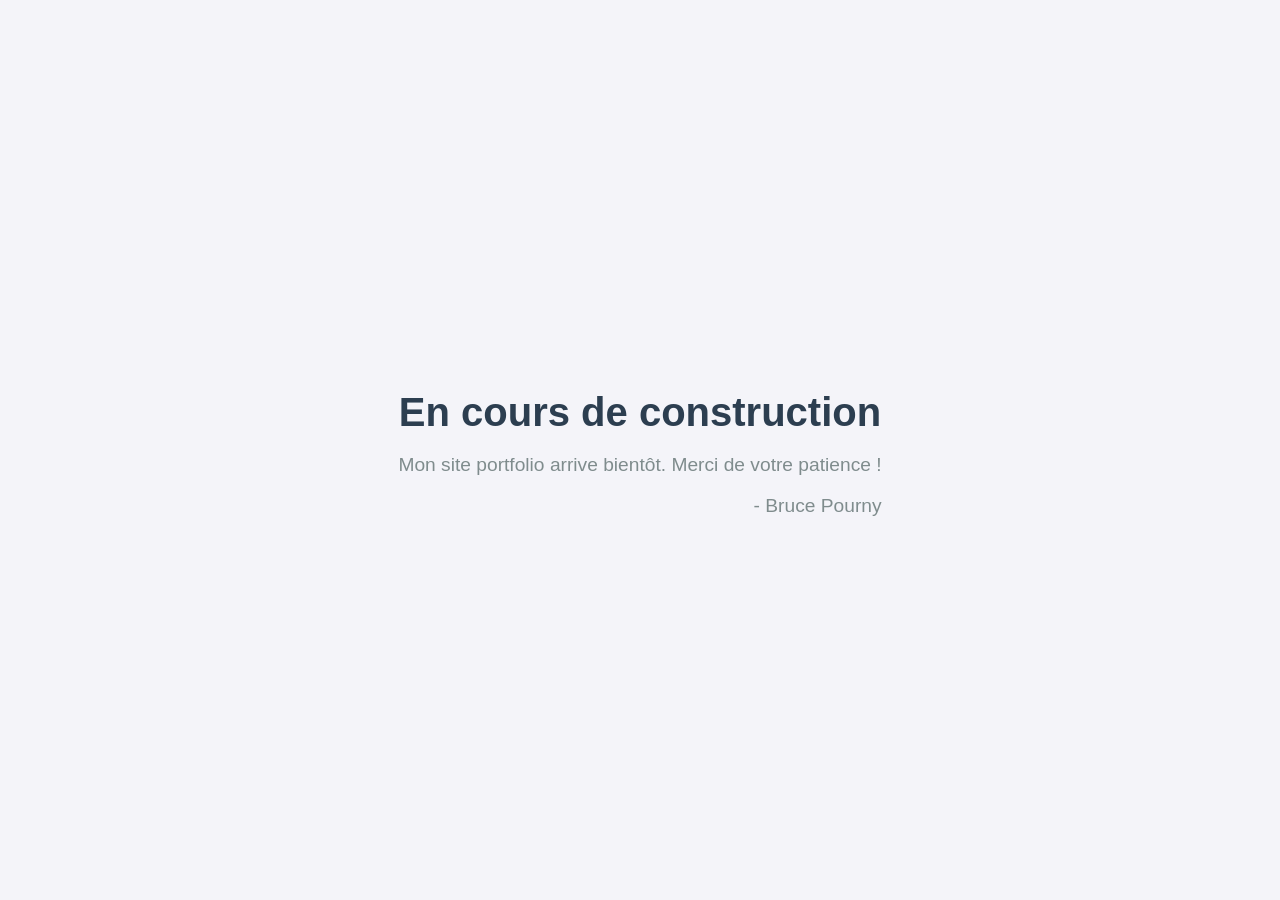
<file: index.html>
<!DOCTYPE html>
<html lang="fr">
<head>
    <meta charset="UTF-8">
    <meta name="viewport" content="width=device-width, initial-scale=1.0">
    <title>Bruce Pourny - Portfolio</title>
    <link rel="icon" href="images/favicon.jpg" type="image/x-icon">
    <style>
        body {
            margin: 0;
            padding: 0;
            display: flex;
            justify-content: center;
            align-items: center;
            height: 100vh;
            background-color: #f4f4f9;
            font-family: 'Segoe UI', Tahoma, Geneva, Verdana, sans-serif;
            color: #333;
        }
        .container {
            text-align: center;
            padding: 2rem;
        }
        h1 {
            font-size: 2.5rem;
            margin-bottom: 1rem;
            color: #2c3e50;
        }
        p {
            font-size: 1.2rem;
            color: #7f8c8d;
        }
    </style>
</head>
<body>
    <div class="container">
        <h1>En cours de construction</h1>
        <p>Mon site portfolio arrive bientôt. Merci de votre patience !</p>
        <p align="right">- Bruce Pourny</p>
    </div>
</body>
</html>
</file>
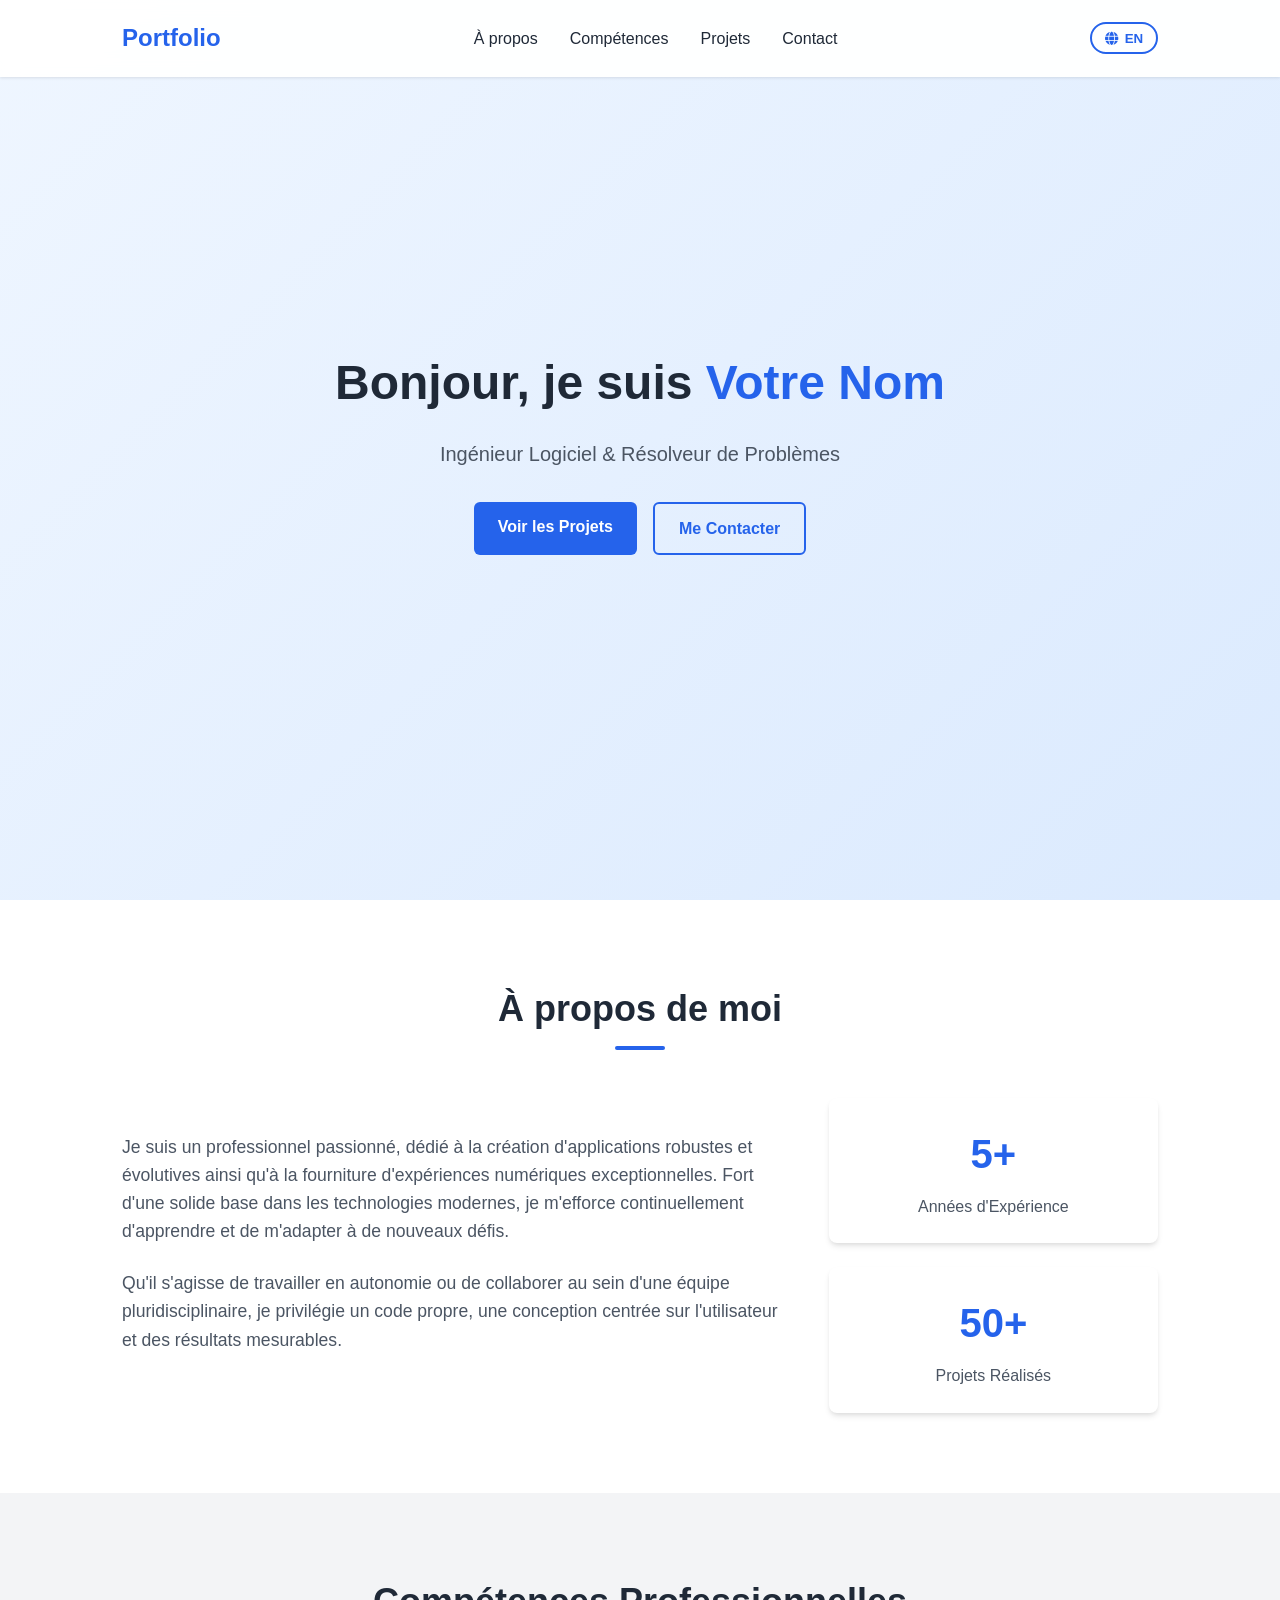
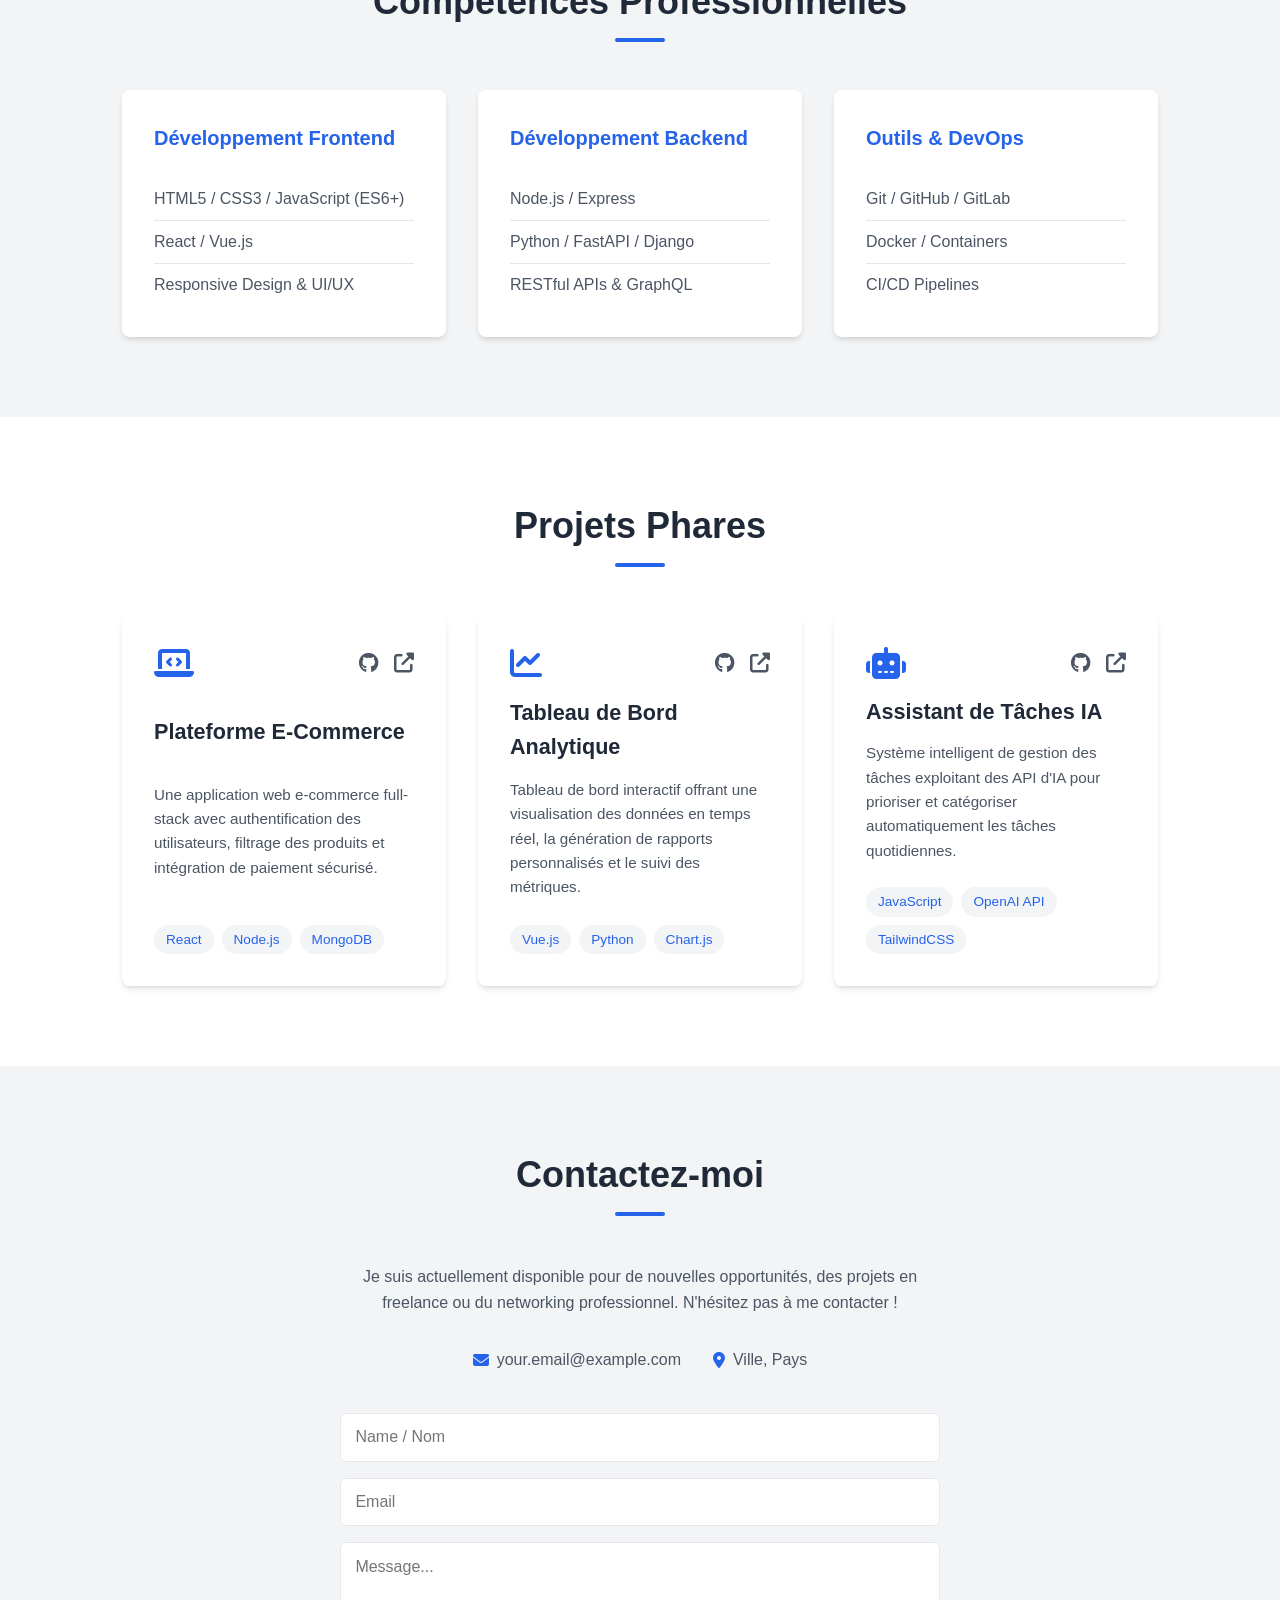
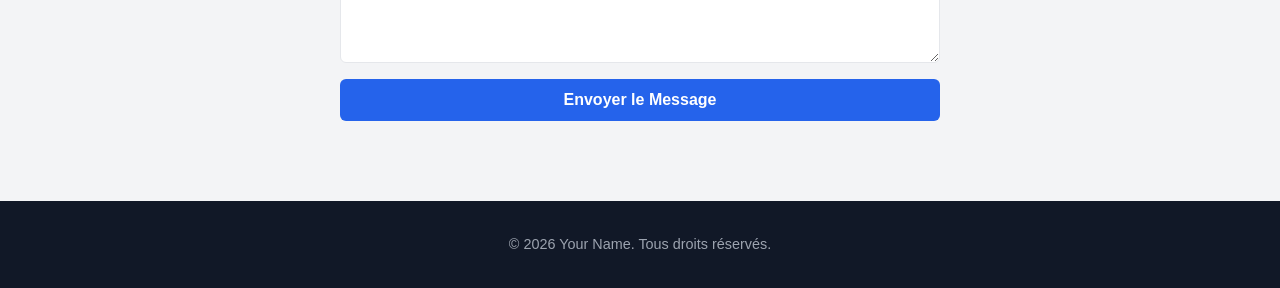
<file: index-portfolio.html>
<!DOCTYPE html>
<html lang="fr" data-lang="fr">
<head>
    <meta charset="UTF-8">
    <meta name="viewport" content="width=device-width, initial-scale=1.0">
    <title>Bruce Pourny - Portfolio</title>
    <link rel="stylesheet" href="style.css">
    <link rel="stylesheet" href="https://cdnjs.cloudflare.com/ajax/libs/font-awesome/6.4.0/css/all.min.css">
    <link rel="icon" href="images/favicon.jpg" type="image/x-icon">
</head>
<body>
    <!-- Header / Navbar -->
    <header>
        <nav class="navbar">
            <div class="logo">
                <span data-en="Portfolio" data-fr="Portfolio">Portfolio</span>
            </div>
            <ul class="nav-links">
                <li><a href="#about" data-en="About" data-fr="À propos">About</a></li>
                <li><a href="#skills" data-en="Skills" data-fr="Compétences">Skills</a></li>
                <li><a href="#projects" data-en="Projects" data-fr="Projets">Projects</a></li>
                <li><a href="#contact" data-en="Contact" data-fr="Contact">Contact</a></li>
            </ul>
            <div class="lang-switch">
                <button id="lang-btn" class="lang-toggle-btn">
                    <i class="fas fa-globe"></i> <span id="lang-text">FR</span>
                </button>
            </div>
        </nav>
    </header>

    <!-- Hero Section -->
    <section id="hero" class="hero">
        <div class="hero-content">
            <h1 data-en="Hello, I'm <span class='highlight'>Your Name</span>" data-fr="Bonjour, je suis <span class='highlight'>Votre Nom</span>">Hello, I'm <span class="highlight">Your Name</span></h1>
            <p data-en="Professional Software Engineer & Problem Solver" data-fr="Ingénieur Logiciel & Résolveur de Problèmes">Professional Software Engineer & Problem Solver</p>
            <div class="hero-btns">
                <a href="#projects" class="btn primary-btn" data-en="View Projects" data-fr="Voir les Projets">View Projects</a>
                <a href="#contact" class="btn secondary-btn" data-en="Get in Touch" data-fr="Me Contacter">Get in Touch</a>
            </div>
        </div>
    </section>

    <!-- About Section -->
    <section id="about" class="section">
        <div class="container">
            <h2 class="section-title" data-en="About Me" data-fr="À propos de moi">About Me</h2>
            <div class="about-grid">
                <div class="about-text">
                    <p data-en="I am a passionate professional dedicated to building robust, scalable applications and delivering exceptional digital experiences. With a strong foundation in modern technologies, I continuously strive to learn and adapt to new challenges." data-fr="Je suis un professionnel passionné, dédié à la création d'applications robustes et évolutives ainsi qu'à la fourniture d'expériences numériques exceptionnelles. Fort d'une solide base dans les technologies modernes, je m'efforce continuellement d'apprendre et de m'adapter à de nouveaux défis.">
                        I am a passionate professional dedicated to building robust, scalable applications and delivering exceptional digital experiences. With a strong foundation in modern technologies, I continuously strive to learn and adapt to new challenges.
                    </p>
                    <p data-en="Whether working independently or collaborating within a cross-functional team, I focus on clean code, user-centric design, and measurable results." data-fr="Qu'il s'agisse de travailler en autonomie ou de collaborer au sein d'une équipe pluridisciplinaire, je privilégie un code propre, une conception centrée sur l'utilisateur et des résultats mesurables.">
                        Whether working independently or collaborating within a cross-functional team, I focus on clean code, user-centric design, and measurable results.
                    </p>
                </div>
                <div class="about-stats">
                    <div class="stat-card">
                        <h3>5+</h3>
                        <p data-en="Years Experience" data-fr="Années d'Expérience">Years Experience</p>
                    </div>
                    <div class="stat-card">
                        <h3>50+</h3>
                        <p data-en="Projects Completed" data-fr="Projets Réalisés">Projects Completed</p>
                    </div>
                </div>
            </div>
        </div>
    </section>

    <!-- Skills Section -->
    <section id="skills" class="section bg-light">
        <div class="container">
            <h2 class="section-title" data-en="Professional Skills" data-fr="Compétences Professionnelles">Professional Skills</h2>
            <div class="skills-grid">
                <div class="skill-category">
                    <h3 data-en="Frontend Development" data-fr="Développement Frontend"><i class="fas fa-code"></i> Frontend Development</h3>
                    <ul class="skill-list">
                        <li>HTML5 / CSS3 / JavaScript (ES6+)</li>
                        <li>React / Vue.js</li>
                        <li>Responsive Design & UI/UX</li>
                    </ul>
                </div>
                <div class="skill-category">
                    <h3 data-en="Backend Development" data-fr="Développement Backend"><i class="fas fa-server"></i> Backend Development</h3>
                    <ul class="skill-list">
                        <li>Node.js / Express</li>
                        <li>Python / FastAPI / Django</li>
                        <li>RESTful APIs & GraphQL</li>
                    </ul>
                </div>
                <div class="skill-category">
                    <h3 data-en="Tools & DevOps" data-fr="Outils & DevOps"><i class="fas fa-tools"></i> Tools & DevOps</h3>
                    <ul class="skill-list">
                        <li>Git / GitHub / GitLab</li>
                        <li>Docker / Containers</li>
                        <li>CI/CD Pipelines</li>
                    </ul>
                </div>
            </div>
        </div>
    </section>

    <!-- Projects Section -->
    <section id="projects" class="section">
        <div class="container">
            <h2 class="section-title" data-en="Featured Projects" data-fr="Projets Phares">Featured Projects</h2>
            <div class="projects-grid">
                <div class="project-card">
                    <div class="project-header">
                        <i class="fas fa-laptop-code"></i>
                        <div class="project-links">
                            <a href="#" target="_blank"><i class="fab fa-github"></i></a>
                            <a href="#" target="_blank"><i class="fas fa-external-link-alt"></i></a>
                        </div>
                    </div>
                    <h3 data-en="E-Commerce Platform" data-fr="Plateforme E-Commerce">E-Commerce Platform</h3>
                    <p data-en="A full-stack e-commerce web application with user authentication, product filtering, and secure checkout integration." data-fr="Une application web e-commerce full-stack avec authentification des utilisateurs, filtrage des produits et intégration de paiement sécurisé.">
                        A full-stack e-commerce web application with user authentication, product filtering, and secure checkout integration.
                    </p>
                    <div class="project-tags">
                        <span>React</span>
                        <span>Node.js</span>
                        <span>MongoDB</span>
                    </div>
                </div>

                <div class="project-card">
                    <div class="project-header">
                        <i class="fas fa-chart-line"></i>
                        <div class="project-links">
                            <a href="#" target="_blank"><i class="fab fa-github"></i></a>
                            <a href="#" target="_blank"><i class="fas fa-external-link-alt"></i></a>
                        </div>
                    </div>
                    <h3 data-en="Analytics Dashboard" data-fr="Tableau de Bord Analytique">Analytics Dashboard</h3>
                    <p data-en="Interactive dashboard providing real-time data visualization, custom report generation, and metric tracking." data-fr="Tableau de bord interactif offrant une visualisation des données en temps réel, la génération de rapports personnalisés et le suivi des métriques.">
                        Interactive dashboard providing real-time data visualization, custom report generation, and metric tracking.
                    </p>
                    <div class="project-tags">
                        <span>Vue.js</span>
                        <span>Python</span>
                        <span>Chart.js</span>
                    </div>
                </div>

                <div class="project-card">
                    <div class="project-header">
                        <i class="fas fa-robot"></i>
                        <div class="project-links">
                            <a href="#" target="_blank"><i class="fab fa-github"></i></a>
                            <a href="#" target="_blank"><i class="fas fa-external-link-alt"></i></a>
                        </div>
                    </div>
                    <h3 data-en="AI Task Assistant" data-fr="Assistant de Tâches IA">AI Task Assistant</h3>
                    <p data-en="Smart task management system leveraging AI APIs to automatically prioritize and categorize daily tasks." data-fr="Système intelligent de gestion des tâches exploitant des API d'IA pour prioriser et catégoriser automatiquement les tâches quotidiennes.">
                        Smart task management system leveraging AI APIs to automatically prioritize and categorize daily tasks.
                    </p>
                    <div class="project-tags">
                        <span>JavaScript</span>
                        <span>OpenAI API</span>
                        <span>TailwindCSS</span>
                    </div>
                </div>
            </div>
        </div>
    </section>

    <!-- Contact Section -->
    <section id="contact" class="section bg-light">
        <div class="container">
            <h2 class="section-title" data-en="Get In Touch" data-fr="Contactez-moi">Get In Touch</h2>
            <div class="contact-content">
                <p data-en="I am currently available for new opportunities, freelance projects, or professional networking. Feel free to reach out!" data-fr="Je suis actuellement disponible pour de nouvelles opportunités, des projets en freelance ou du networking professionnel. N'hésitez pas à me contacter !">
                    I am currently available for new opportunities, freelance projects, or professional networking. Feel free to reach out!
                </p>
                <div class="contact-info">
                    <div class="contact-item">
                        <i class="fas fa-envelope"></i>
                        <span>your.email@example.com</span>
                    </div>
                    <div class="contact-item">
                        <i class="fas fa-map-marker-alt"></i>
                        <span data-en="City, Country" data-fr="Ville, Pays">City, Country</span>
                    </div>
                </div>
                <form class="contact-form" onsubmit="event.preventDefault(); alert(document.documentElement.lang === 'fr' ? 'Merci pour votre message !' : 'Thank you for your message!');">
                    <input type="text" placeholder="Name / Nom" required>
                    <input type="email" placeholder="Email" required>
                    <textarea rows="5" placeholder="Message..." required></textarea>
                    <button type="submit" class="btn primary-btn" data-en="Send Message" data-fr="Envoyer le Message">Send Message</button>
                </form>
            </div>
        </div>
    </section>

    <!-- Footer -->
    <footer>
        <p>&copy; 2026 Your Name. <span data-en="All rights reserved." data-fr="Tous droits réservés.">All rights reserved.</span></p>
    </footer>

    <script src="script.js"></script>
</body>
</html>
</file>
<file: style.css>
/* Reset & Global Styles */
* {
    margin: 0;
    padding: 0;
    box-sizing: border-box;
}

:root {
    --primary-color: #2563eb;
    --primary-dark: #1d4ed8;
    --text-color: #1f2937;
    --text-light: #4b5563;
    --bg-color: #ffffff;
    --bg-light: #f3f4f6;
    --card-bg: #ffffff;
    --border-color: #e5e7eb;
    --shadow: 0 4px 6px -1px rgba(0, 0, 0, 0.1), 0 2px 4px -1px rgba(0, 0, 0, 0.06);
    --transition: all 0.3s ease;
}

html {
    scroll-behavior: smooth;
}

body {
    font-family: 'Segoe UI', Tahoma, Geneva, Verdana, sans-serif;
    color: var(--text-color);
    background-color: var(--bg-color);
    line-height: 1.6;
}

.container {
    max-width: 1100px;
    margin: 0 auto;
    padding: 0 2rem;
}

/* Navbar */
header {
    position: fixed;
    top: 0;
    left: 0;
    width: 100%;
    background-color: rgba(255, 255, 255, 0.95);
    backdrop-filter: blur(10px);
    box-shadow: 0 1px 3px rgba(0, 0, 0, 0.1);
    z-index: 1000;
}

.navbar {
    display: flex;
    justify-content: space-between;
    align-items: center;
    max-width: 1100px;
    margin: 0 auto;
    padding: 1.2rem 2rem;
}

.logo {
    font-size: 1.5rem;
    font-weight: bold;
    color: var(--primary-color);
}

.nav-links {
    display: flex;
    list-style: none;
    gap: 2rem;
}

.nav-links a {
    text-decoration: none;
    color: var(--text-color);
    font-weight: 500;
    transition: var(--transition);
}

.nav-links a:hover {
    color: var(--primary-color);
}

.lang-toggle-btn {
    background: transparent;
    border: 2px solid var(--primary-color);
    color: var(--primary-color);
    padding: 0.4rem 0.8rem;
    border-radius: 20px;
    cursor: pointer;
    font-weight: 600;
    display: flex;
    align-items: center;
    gap: 0.4rem;
    transition: var(--transition);
}

.lang-toggle-btn:hover {
    background-color: var(--primary-color);
    color: white;
}

/* Hero Section */
.hero {
    height: 100vh;
    display: flex;
    align-items: center;
    justify-content: center;
    text-align: center;
    background: linear-gradient(135deg, #eff6ff 0%, #dbeafe 100%);
    padding: 0 1rem;
}

.hero-content h1 {
    font-size: 3rem;
    margin-bottom: 1rem;
    color: var(--text-color);
}

.highlight {
    color: var(--primary-color);
}

.hero-content p {
    font-size: 1.25rem;
    color: var(--text-light);
    margin-bottom: 2rem;
}

.hero-btns {
    display: flex;
    gap: 1rem;
    justify-content: center;
}

.btn {
    display: inline-block;
    padding: 0.75rem 1.5rem;
    border-radius: 6px;
    text-decoration: none;
    font-weight: 600;
    transition: var(--transition);
}

.primary-btn {
    background-color: var(--primary-color);
    color: white;
}

.primary-btn:hover {
    background-color: var(--primary-dark);
}

.secondary-btn {
    background-color: transparent;
    color: var(--primary-color);
    border: 2px solid var(--primary-color);
}

.secondary-btn:hover {
    background-color: var(--primary-color);
    color: white;
}

/* General Sections */
.section {
    padding: 5rem 0;
}

.bg-light {
    background-color: var(--bg-light);
}

.section-title {
    text-align: center;
    font-size: 2.25rem;
    margin-bottom: 3rem;
    position: relative;
}

.section-title::after {
    content: '';
    display: block;
    width: 50px;
    height: 4px;
    background-color: var(--primary-color);
    margin: 0.5rem auto 0;
    border-radius: 2px;
}

/* About Section */
.about-grid {
    display: grid;
    grid-template-columns: 2fr 1fr;
    gap: 3rem;
    align-items: center;
}

.about-text p {
    margin-bottom: 1.5rem;
    color: var(--text-light);
    font-size: 1.1rem;
}

.about-stats {
    display: flex;
    flex-direction: column;
    gap: 1.5rem;
}

.stat-card {
    background: var(--card-bg);
    padding: 1.5rem;
    border-radius: 8px;
    text-align: center;
    box-shadow: var(--shadow);
}

.stat-card h3 {
    font-size: 2.5rem;
    color: var(--primary-color);
    margin-bottom: 0.5rem;
}

.stat-card p {
    color: var(--text-light);
    font-weight: 500;
}

/* Skills Section */
.skills-grid {
    display: grid;
    grid-template-columns: repeat(auto-fit, minmax(300px, 1fr));
    gap: 2rem;
}

.skill-category {
    background: var(--card-bg);
    padding: 2rem;
    border-radius: 8px;
    box-shadow: var(--shadow);
    transition: var(--transition);
}

.skill-category:hover {
    transform: translateY(-5px);
}

.skill-category h3 {
    font-size: 1.25rem;
    margin-bottom: 1.5rem;
    display: flex;
    align-items: center;
    gap: 0.75rem;
    color: var(--primary-color);
}

.skill-list {
    list-style: none;
}

.skill-list li {
    padding: 0.5rem 0;
    border-bottom: 1px solid var(--border-color);
    color: var(--text-light);
}

.skill-list li:last-child {
    border-bottom: none;
}

/* Projects Section */
.projects-grid {
    display: grid;
    grid-template-columns: repeat(auto-fit, minmax(320px, 1fr));
    gap: 2rem;
}

.project-card {
    background: var(--card-bg);
    padding: 2rem;
    border-radius: 8px;
    box-shadow: var(--shadow);
    display: flex;
    flex-direction: column;
    justify-content: space-between;
    transition: var(--transition);
}

.project-card:hover {
    transform: translateY(-5px);
}

.project-header {
    display: flex;
    justify-content: space-between;
    align-items: center;
    font-size: 2rem;
    color: var(--primary-color);
    margin-bottom: 1rem;
}

.project-links {
    display: flex;
    gap: 1rem;
    font-size: 1.25rem;
}

.project-links a {
    color: var(--text-light);
    transition: var(--transition);
}

.project-links a:hover {
    color: var(--primary-color);
}

.project-card h3 {
    font-size: 1.35rem;
    margin-bottom: 0.75rem;
}

.project-card p {
    color: var(--text-light);
    margin-bottom: 1.5rem;
    font-size: 0.95rem;
}

.project-tags {
    display: flex;
    flex-wrap: wrap;
    gap: 0.5rem;
}

.project-tags span {
    background-color: var(--bg-light);
    color: var(--primary-color);
    padding: 0.25rem 0.75rem;
    border-radius: 15px;
    font-size: 0.85rem;
    font-weight: 500;
}

/* Contact Section */
.contact-content {
    max-width: 600px;
    margin: 0 auto;
    text-align: center;
}

.contact-content > p {
    color: var(--text-light);
    margin-bottom: 2rem;
}

.contact-info {
    display: flex;
    justify-content: center;
    gap: 2rem;
    margin-bottom: 2.5rem;
}

.contact-item {
    display: flex;
    align-items: center;
    gap: 0.5rem;
    color: var(--text-light);
    font-weight: 500;
}

.contact-item i {
    color: var(--primary-color);
}

.contact-form {
    display: flex;
    flex-direction: column;
    gap: 1rem;
}

.contact-form input,
.contact-form textarea {
    padding: 0.9rem;
    border: 1px solid var(--border-color);
    border-radius: 6px;
    font-family: inherit;
    font-size: 1rem;
    background-color: var(--card-bg);
    color: var(--text-color);
    transition: var(--transition);
}

.contact-form input:focus,
.contact-form textarea:focus {
    outline: none;
    border-color: var(--primary-color);
    box-shadow: 0 0 0 3px rgba(37, 99, 235, 0.1);
}

.contact-form button {
    cursor: pointer;
    border: none;
    font-size: 1rem;
}

/* Footer */
footer {
    background-color: #111827;
    color: #9ca3af;
    text-align: center;
    padding: 2rem 0;
    font-size: 0.9rem;
}

/* Responsive design */
@media (max-width: 768px) {
    .about-grid {
        grid-template-columns: 1fr;
        gap: 2rem;
    }
    
    .nav-links {
        display: none; /* Can be expanded with a hamburger menu later if needed */
    }

    .hero-content h1 {
        font-size: 2.25rem;
    }

    .contact-info {
        flex-direction: column;
        gap: 1rem;
    }
}
</file>
